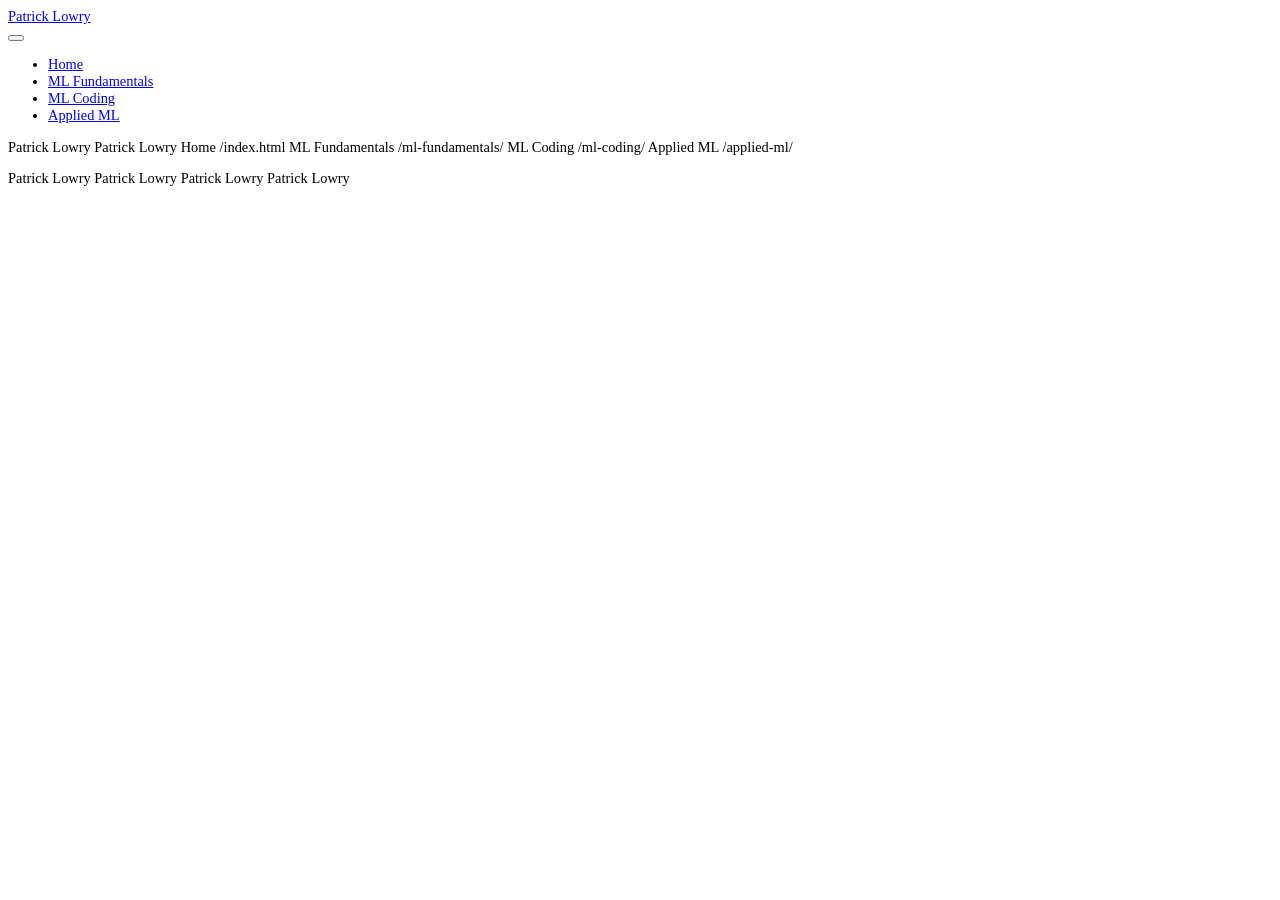
<file: about.html>
<!DOCTYPE html>
<html xmlns="http://www.w3.org/1999/xhtml" lang="en" xml:lang="en">

<head>

<meta charset="utf-8" />
<meta name="generator" content="quarto-1.8.27" />

<meta name="viewport" content="width=device-width, initial-scale=1.0, user-scalable=yes" />


<title>about – Patrick Lowry</title>
<style>
code{white-space: pre-wrap;}
span.smallcaps{font-variant: small-caps;}
div.columns{display: flex; gap: min(4vw, 1.5em);}
div.column{flex: auto; overflow-x: auto;}
div.hanging-indent{margin-left: 1.5em; text-indent: -1.5em;}
ul.task-list{list-style: none;}
ul.task-list li input[type="checkbox"] {
  width: 0.8em;
  margin: 0 0.8em 0.2em -1em; /* quarto-specific, see https://github.com/quarto-dev/quarto-cli/issues/4556 */ 
  vertical-align: middle;
}
</style>

<!-- htmldependencies:E3FAD763 -->
<script id="quarto-search-options" type="application/json">{
  "location": "navbar",
  "copy-button": false,
  "collapse-after": 3,
  "panel-placement": "end",
  "type": "overlay",
  "limit": 50,
  "keyboard-shortcut": [
    "f",
    "/",
    "s"
  ],
  "show-item-context": false,
  "language": {
    "search-no-results-text": "No results",
    "search-matching-documents-text": "matching documents",
    "search-copy-link-title": "Copy link to search",
    "search-hide-matches-text": "Hide additional matches",
    "search-more-match-text": "more match in this document",
    "search-more-matches-text": "more matches in this document",
    "search-clear-button-title": "Clear",
    "search-text-placeholder": "",
    "search-detached-cancel-button-title": "Cancel",
    "search-submit-button-title": "Submit",
    "search-label": "Search"
  }
}</script>


<link rel="stylesheet" href="assets/css/custom-dark.css" />
</head>

<body>

<div id="quarto-search-results"></div>
  <header id="quarto-header" class="headroom fixed-top">
    <nav class="navbar navbar-expand-lg " data-bs-theme="dark">
      <div class="navbar-container container-fluid">
      <div class="navbar-brand-container mx-auto">
    <a class="navbar-brand" href="/index.html">
    <span class="navbar-title">Patrick Lowry</span>
    </a>
  </div>
            <div id="quarto-search" class="" title="Search"></div>
          <button class="navbar-toggler" type="button" data-bs-toggle="collapse" data-bs-target="#navbarCollapse"
  aria-controls="navbarCollapse" role="menu" aria-expanded="false" aria-label="Toggle navigation"
  onclick="if (window.quartoToggleHeadroom) { window.quartoToggleHeadroom(); }">
  <span class="navbar-toggler-icon"></span>
</button>
          <div class="collapse navbar-collapse" id="navbarCollapse">
            <ul class="navbar-nav navbar-nav-scroll me-auto">
  <li class="nav-item">
    <a class="nav-link" href="/index.html"> 
<span class="menu-text">Home</span></a>
  </li>  
  <li class="nav-item">
    <a class="nav-link" href="/ml-fundamentals/"> 
<span class="menu-text">ML Fundamentals</span></a>
  </li>  
  <li class="nav-item">
    <a class="nav-link" href="/ml-coding/"> 
<span class="menu-text">ML Coding</span></a>
  </li>  
  <li class="nav-item">
    <a class="nav-link" href="/applied-ml/"> 
<span class="menu-text">Applied ML</span></a>
  </li>  
</ul>
          </div> <!-- /navcollapse -->
            <div class="quarto-navbar-tools">
</div>
      </div> <!-- /container-fluid -->
    </nav>
</header>
<!-- content -->
<div id="quarto-content" class="quarto-container page-columns page-rows-contents page-layout-article page-navbar">
<!-- sidebar -->
<!-- margin-sidebar -->
    <div id="quarto-margin-sidebar" class="sidebar margin-sidebar">
        <div id="quarto-toc-target"></div>
    </div>
<!-- main -->
<main class="content" id="quarto-document-content">




<div id="quarto-navigation-envelope" class="hidden">
<p><span class="hidden quarto-markdown-envelope-contents" data-render-id="cXVhcnRvLWludC1zaWRlYmFyLXRpdGxl">Patrick Lowry</span> <span class="hidden quarto-markdown-envelope-contents" data-render-id="cXVhcnRvLWludC1uYXZiYXItdGl0bGU=">Patrick Lowry</span> <span class="hidden quarto-markdown-envelope-contents" data-render-id="cXVhcnRvLWludC1uYXZiYXI6SG9tZQ==">Home</span> <span class="hidden quarto-markdown-envelope-contents" data-render-id="cXVhcnRvLWludC1uYXZiYXI6L2luZGV4Lmh0bWw=">/index.html</span> <span class="hidden quarto-markdown-envelope-contents" data-render-id="cXVhcnRvLWludC1uYXZiYXI6TUwgRnVuZGFtZW50YWxz">ML Fundamentals</span> <span class="hidden quarto-markdown-envelope-contents" data-render-id="cXVhcnRvLWludC1uYXZiYXI6L21sLWZ1bmRhbWVudGFscy8=">/ml-fundamentals/</span> <span class="hidden quarto-markdown-envelope-contents" data-render-id="cXVhcnRvLWludC1uYXZiYXI6TUwgQ29kaW5n">ML Coding</span> <span class="hidden quarto-markdown-envelope-contents" data-render-id="cXVhcnRvLWludC1uYXZiYXI6L21sLWNvZGluZy8=">/ml-coding/</span> <span class="hidden quarto-markdown-envelope-contents" data-render-id="cXVhcnRvLWludC1uYXZiYXI6QXBwbGllZCBNTA==">Applied ML</span> <span class="hidden quarto-markdown-envelope-contents" data-render-id="cXVhcnRvLWludC1uYXZiYXI6L2FwcGxpZWQtbWwv">/applied-ml/</span></p>
</div>
<div id="quarto-meta-markdown" class="hidden">
<p><span class="hidden quarto-markdown-envelope-contents" data-render-id="cXVhcnRvLW1ldGF0aXRsZQ==">Patrick Lowry</span> <span class="hidden quarto-markdown-envelope-contents" data-render-id="cXVhcnRvLXR3aXR0ZXJjYXJkdGl0bGU=">Patrick Lowry</span> <span class="hidden quarto-markdown-envelope-contents" data-render-id="cXVhcnRvLW9nY2FyZHRpdGxl">Patrick Lowry</span> <span class="hidden quarto-markdown-envelope-contents" data-render-id="cXVhcnRvLW1ldGFzaXRlbmFtZQ==">Patrick Lowry</span> <span class="hidden quarto-markdown-envelope-contents" data-render-id="cXVhcnRvLXR3aXR0ZXJjYXJkZGVzYw=="></span> <span class="hidden quarto-markdown-envelope-contents" data-render-id="cXVhcnRvLW9nY2FyZGRkZXNj"></span></p>
</div>

</main> <!-- /main -->
<script id = "quarto-html-after-body" type="application/javascript">
  window.document.addEventListener("DOMContentLoaded", function (event) {
    const icon = "";
    const anchorJS = new window.AnchorJS();
    anchorJS.options = {
      placement: 'right',
      icon: icon
    };
    anchorJS.add('.anchored');
    const isCodeAnnotation = (el) => {
      for (const clz of el.classList) {
        if (clz.startsWith('code-annotation-')) {                     
          return true;
        }
      }
      return false;
    }
    const onCopySuccess = function(e) {
      // button target
      const button = e.trigger;
      // don't keep focus
      button.blur();
      // flash "checked"
      button.classList.add('code-copy-button-checked');
      var currentTitle = button.getAttribute("title");
      button.setAttribute("title", "Copied!");
      let tooltip;
      if (window.bootstrap) {
        button.setAttribute("data-bs-toggle", "tooltip");
        button.setAttribute("data-bs-placement", "left");
        button.setAttribute("data-bs-title", "Copied!");
        tooltip = new bootstrap.Tooltip(button, 
          { trigger: "manual", 
            customClass: "code-copy-button-tooltip",
            offset: [0, -8]});
        tooltip.show();    
      }
      setTimeout(function() {
        if (tooltip) {
          tooltip.hide();
          button.removeAttribute("data-bs-title");
          button.removeAttribute("data-bs-toggle");
          button.removeAttribute("data-bs-placement");
        }
        button.setAttribute("title", currentTitle);
        button.classList.remove('code-copy-button-checked');
      }, 1000);
      // clear code selection
      e.clearSelection();
    }
    const getTextToCopy = function(trigger) {
      const outerScaffold = trigger.parentElement.cloneNode(true);
      const codeEl = outerScaffold.querySelector('code');
      for (const childEl of codeEl.children) {
        if (isCodeAnnotation(childEl)) {
          childEl.remove();
        }
      }
      return codeEl.innerText;
    }
    const clipboard = new window.ClipboardJS('.code-copy-button:not([data-in-quarto-modal])', {
      text: getTextToCopy
    });
    clipboard.on('success', onCopySuccess);
    if (window.document.getElementById('quarto-embedded-source-code-modal')) {
      const clipboardModal = new window.ClipboardJS('.code-copy-button[data-in-quarto-modal]', {
        text: getTextToCopy,
        container: window.document.getElementById('quarto-embedded-source-code-modal')
      });
      clipboardModal.on('success', onCopySuccess);
    }
      var localhostRegex = new RegExp(/^(?:http|https):\/\/localhost\:?[0-9]*\//);
      var mailtoRegex = new RegExp(/^mailto:/);
        var filterRegex = new RegExp('/' + window.location.host + '/');
      var isInternal = (href) => {
          return filterRegex.test(href) || localhostRegex.test(href) || mailtoRegex.test(href);
      }
      // Inspect non-navigation links and adorn them if external
     var links = window.document.querySelectorAll('a[href]:not(.nav-link):not(.navbar-brand):not(.toc-action):not(.sidebar-link):not(.sidebar-item-toggle):not(.pagination-link):not(.no-external):not([aria-hidden]):not(.dropdown-item):not(.quarto-navigation-tool):not(.about-link)');
      for (var i=0; i<links.length; i++) {
        const link = links[i];
        if (!isInternal(link.href)) {
          // undo the damage that might have been done by quarto-nav.js in the case of
          // links that we want to consider external
          if (link.dataset.originalHref !== undefined) {
            link.href = link.dataset.originalHref;
          }
        }
      }
    function tippyHover(el, contentFn, onTriggerFn, onUntriggerFn) {
      const config = {
        allowHTML: true,
        maxWidth: 500,
        delay: 100,
        arrow: false,
        appendTo: function(el) {
            return el.parentElement;
        },
        interactive: true,
        interactiveBorder: 10,
        theme: 'quarto',
        placement: 'bottom-start',
      };
      if (contentFn) {
        config.content = contentFn;
      }
      if (onTriggerFn) {
        config.onTrigger = onTriggerFn;
      }
      if (onUntriggerFn) {
        config.onUntrigger = onUntriggerFn;
      }
      window.tippy(el, config); 
    }
    const noterefs = window.document.querySelectorAll('a[role="doc-noteref"]');
    for (var i=0; i<noterefs.length; i++) {
      const ref = noterefs[i];
      tippyHover(ref, function() {
        // use id or data attribute instead here
        let href = ref.getAttribute('data-footnote-href') || ref.getAttribute('href');
        try { href = new URL(href).hash; } catch {}
        const id = href.replace(/^#\/?/, "");
        const note = window.document.getElementById(id);
        if (note) {
          return note.innerHTML;
        } else {
          return "";
        }
      });
    }
    const xrefs = window.document.querySelectorAll('a.quarto-xref');
    const processXRef = (id, note) => {
      // Strip column container classes
      const stripColumnClz = (el) => {
        el.classList.remove("page-full", "page-columns");
        if (el.children) {
          for (const child of el.children) {
            stripColumnClz(child);
          }
        }
      }
      stripColumnClz(note)
      if (id === null || id.startsWith('sec-')) {
        // Special case sections, only their first couple elements
        const container = document.createElement("div");
        if (note.children && note.children.length > 2) {
          container.appendChild(note.children[0].cloneNode(true));
          for (let i = 1; i < note.children.length; i++) {
            const child = note.children[i];
            if (child.tagName === "P" && child.innerText === "") {
              continue;
            } else {
              container.appendChild(child.cloneNode(true));
              break;
            }
          }
          if (window.Quarto?.typesetMath) {
            window.Quarto.typesetMath(container);
          }
          return container.innerHTML
        } else {
          if (window.Quarto?.typesetMath) {
            window.Quarto.typesetMath(note);
          }
          return note.innerHTML;
        }
      } else {
        // Remove any anchor links if they are present
        const anchorLink = note.querySelector('a.anchorjs-link');
        if (anchorLink) {
          anchorLink.remove();
        }
        if (window.Quarto?.typesetMath) {
          window.Quarto.typesetMath(note);
        }
        if (note.classList.contains("callout")) {
          return note.outerHTML;
        } else {
          return note.innerHTML;
        }
      }
    }
    for (var i=0; i<xrefs.length; i++) {
      const xref = xrefs[i];
      tippyHover(xref, undefined, function(instance) {
        instance.disable();
        let url = xref.getAttribute('href');
        let hash = undefined; 
        if (url.startsWith('#')) {
          hash = url;
        } else {
          try { hash = new URL(url).hash; } catch {}
        }
        if (hash) {
          const id = hash.replace(/^#\/?/, "");
          const note = window.document.getElementById(id);
          if (note !== null) {
            try {
              const html = processXRef(id, note.cloneNode(true));
              instance.setContent(html);
            } finally {
              instance.enable();
              instance.show();
            }
          } else {
            // See if we can fetch this
            fetch(url.split('#')[0])
            .then(res => res.text())
            .then(html => {
              const parser = new DOMParser();
              const htmlDoc = parser.parseFromString(html, "text/html");
              const note = htmlDoc.getElementById(id);
              if (note !== null) {
                const html = processXRef(id, note);
                instance.setContent(html);
              } 
            }).finally(() => {
              instance.enable();
              instance.show();
            });
          }
        } else {
          // See if we can fetch a full url (with no hash to target)
          // This is a special case and we should probably do some content thinning / targeting
          fetch(url)
          .then(res => res.text())
          .then(html => {
            const parser = new DOMParser();
            const htmlDoc = parser.parseFromString(html, "text/html");
            const note = htmlDoc.querySelector('main.content');
            if (note !== null) {
              // This should only happen for chapter cross references
              // (since there is no id in the URL)
              // remove the first header
              if (note.children.length > 0 && note.children[0].tagName === "HEADER") {
                note.children[0].remove();
              }
              const html = processXRef(null, note);
              instance.setContent(html);
            } 
          }).finally(() => {
            instance.enable();
            instance.show();
          });
        }
      }, function(instance) {
      });
    }
        let selectedAnnoteEl;
        const selectorForAnnotation = ( cell, annotation) => {
          let cellAttr = 'data-code-cell="' + cell + '"';
          let lineAttr = 'data-code-annotation="' +  annotation + '"';
          const selector = 'span[' + cellAttr + '][' + lineAttr + ']';
          return selector;
        }
        const selectCodeLines = (annoteEl) => {
          const doc = window.document;
          const targetCell = annoteEl.getAttribute("data-target-cell");
          const targetAnnotation = annoteEl.getAttribute("data-target-annotation");
          const annoteSpan = window.document.querySelector(selectorForAnnotation(targetCell, targetAnnotation));
          const lines = annoteSpan.getAttribute("data-code-lines").split(",");
          const lineIds = lines.map((line) => {
            return targetCell + "-" + line;
          })
          let top = null;
          let height = null;
          let parent = null;
          if (lineIds.length > 0) {
              //compute the position of the single el (top and bottom and make a div)
              const el = window.document.getElementById(lineIds[0]);
              top = el.offsetTop;
              height = el.offsetHeight;
              parent = el.parentElement.parentElement;
            if (lineIds.length > 1) {
              const lastEl = window.document.getElementById(lineIds[lineIds.length - 1]);
              const bottom = lastEl.offsetTop + lastEl.offsetHeight;
              height = bottom - top;
            }
            if (top !== null && height !== null && parent !== null) {
              // cook up a div (if necessary) and position it 
              let div = window.document.getElementById("code-annotation-line-highlight");
              if (div === null) {
                div = window.document.createElement("div");
                div.setAttribute("id", "code-annotation-line-highlight");
                div.style.position = 'absolute';
                parent.appendChild(div);
              }
              div.style.top = top - 2 + "px";
              div.style.height = height + 4 + "px";
              div.style.left = 0;
              let gutterDiv = window.document.getElementById("code-annotation-line-highlight-gutter");
              if (gutterDiv === null) {
                gutterDiv = window.document.createElement("div");
                gutterDiv.setAttribute("id", "code-annotation-line-highlight-gutter");
                gutterDiv.style.position = 'absolute';
                const codeCell = window.document.getElementById(targetCell);
                const gutter = codeCell.querySelector('.code-annotation-gutter');
                gutter.appendChild(gutterDiv);
              }
              gutterDiv.style.top = top - 2 + "px";
              gutterDiv.style.height = height + 4 + "px";
            }
            selectedAnnoteEl = annoteEl;
          }
        };
        const unselectCodeLines = () => {
          const elementsIds = ["code-annotation-line-highlight", "code-annotation-line-highlight-gutter"];
          elementsIds.forEach((elId) => {
            const div = window.document.getElementById(elId);
            if (div) {
              div.remove();
            }
          });
          selectedAnnoteEl = undefined;
        };
          // Handle positioning of the toggle
      window.addEventListener(
        "resize",
        throttle(() => {
          elRect = undefined;
          if (selectedAnnoteEl) {
            selectCodeLines(selectedAnnoteEl);
          }
        }, 10)
      );
      function throttle(fn, ms) {
      let throttle = false;
      let timer;
        return (...args) => {
          if(!throttle) { // first call gets through
              fn.apply(this, args);
              throttle = true;
          } else { // all the others get throttled
              if(timer) clearTimeout(timer); // cancel #2
              timer = setTimeout(() => {
                fn.apply(this, args);
                timer = throttle = false;
              }, ms);
          }
        };
      }
        // Attach click handler to the DT
        const annoteDls = window.document.querySelectorAll('dt[data-target-cell]');
        for (const annoteDlNode of annoteDls) {
          annoteDlNode.addEventListener('click', (event) => {
            const clickedEl = event.target;
            if (clickedEl !== selectedAnnoteEl) {
              unselectCodeLines();
              const activeEl = window.document.querySelector('dt[data-target-cell].code-annotation-active');
              if (activeEl) {
                activeEl.classList.remove('code-annotation-active');
              }
              selectCodeLines(clickedEl);
              clickedEl.classList.add('code-annotation-active');
            } else {
              // Unselect the line
              unselectCodeLines();
              clickedEl.classList.remove('code-annotation-active');
            }
          });
        }
    const findCites = (el) => {
      const parentEl = el.parentElement;
      if (parentEl) {
        const cites = parentEl.dataset.cites;
        if (cites) {
          return {
            el,
            cites: cites.split(' ')
          };
        } else {
          return findCites(el.parentElement)
        }
      } else {
        return undefined;
      }
    };
    var bibliorefs = window.document.querySelectorAll('a[role="doc-biblioref"]');
    for (var i=0; i<bibliorefs.length; i++) {
      const ref = bibliorefs[i];
      const citeInfo = findCites(ref);
      if (citeInfo) {
        tippyHover(citeInfo.el, function() {
          var popup = window.document.createElement('div');
          citeInfo.cites.forEach(function(cite) {
            var citeDiv = window.document.createElement('div');
            citeDiv.classList.add('hanging-indent');
            citeDiv.classList.add('csl-entry');
            var biblioDiv = window.document.getElementById('ref-' + cite);
            if (biblioDiv) {
              citeDiv.innerHTML = biblioDiv.innerHTML;
            }
            popup.appendChild(citeDiv);
          });
          return popup.innerHTML;
        });
      }
    }
  });
  </script>
</div> <!-- /content -->

</body>

</html>
</file>
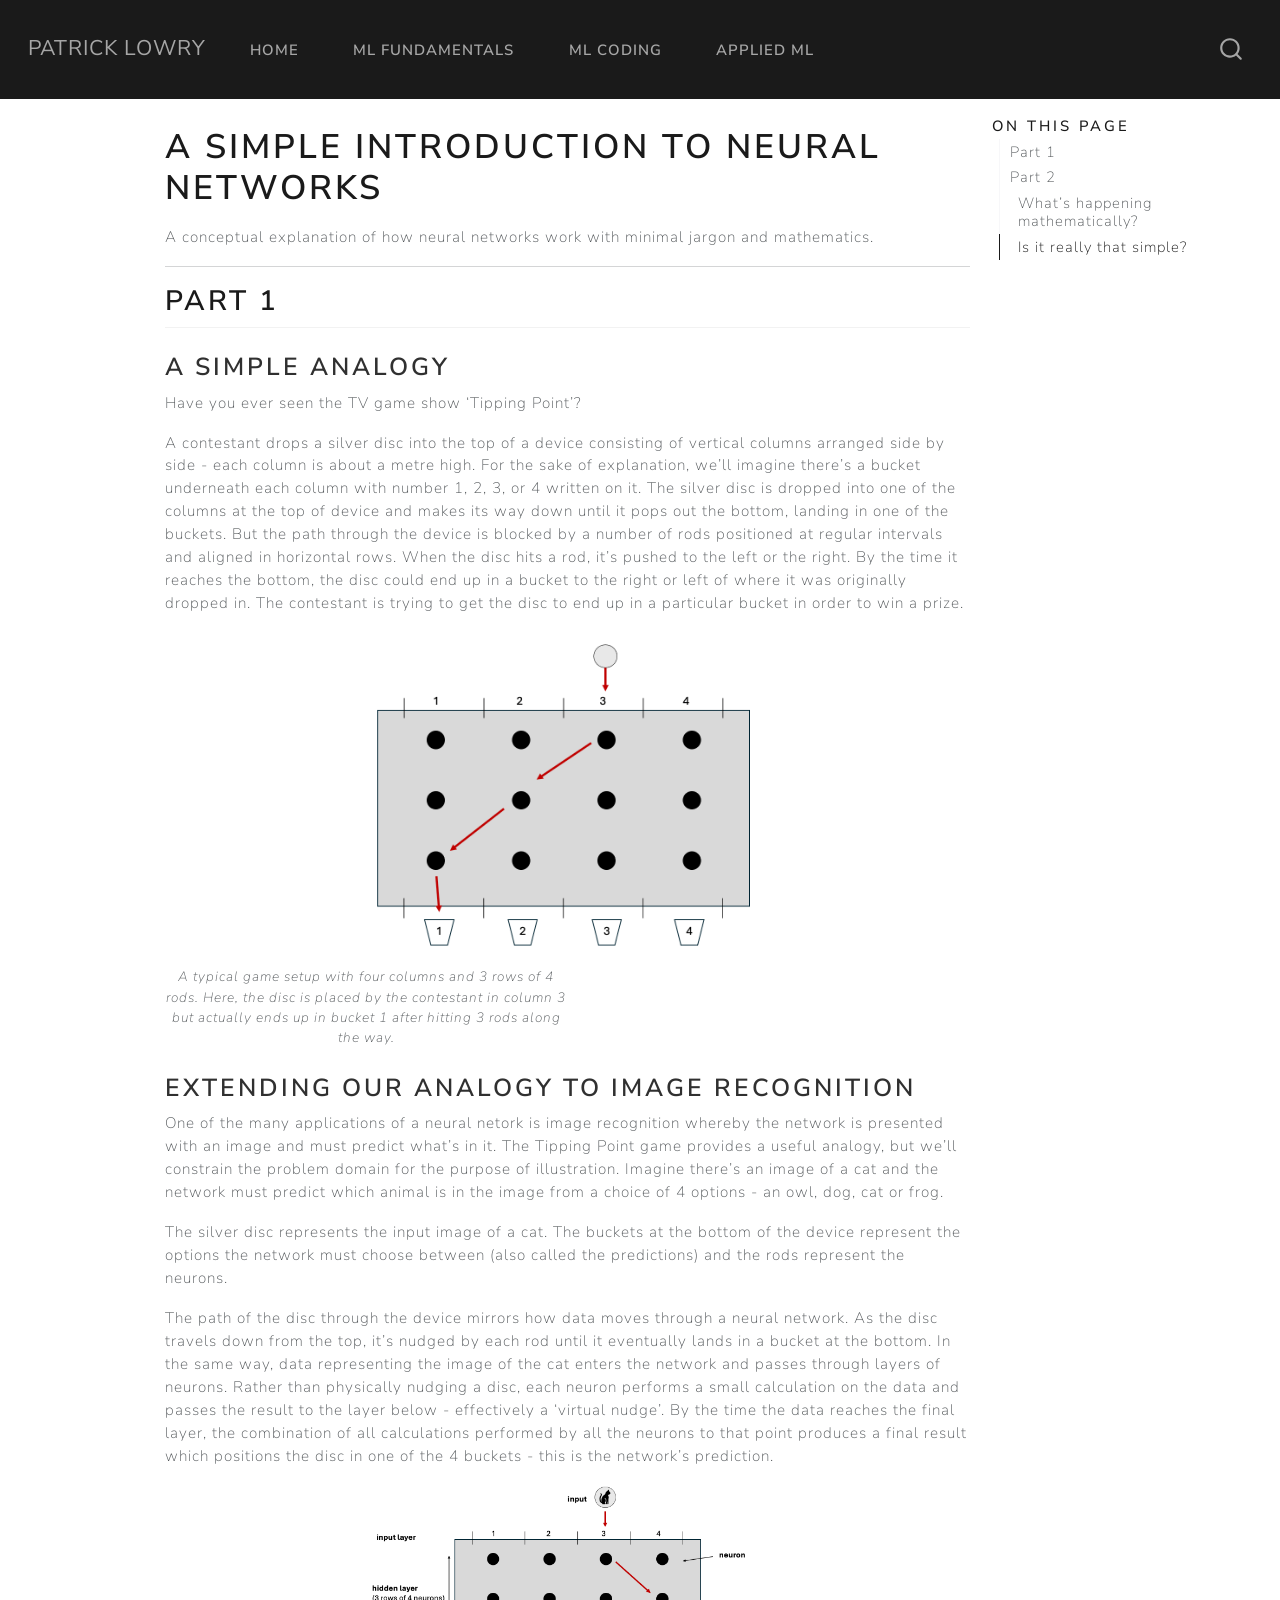
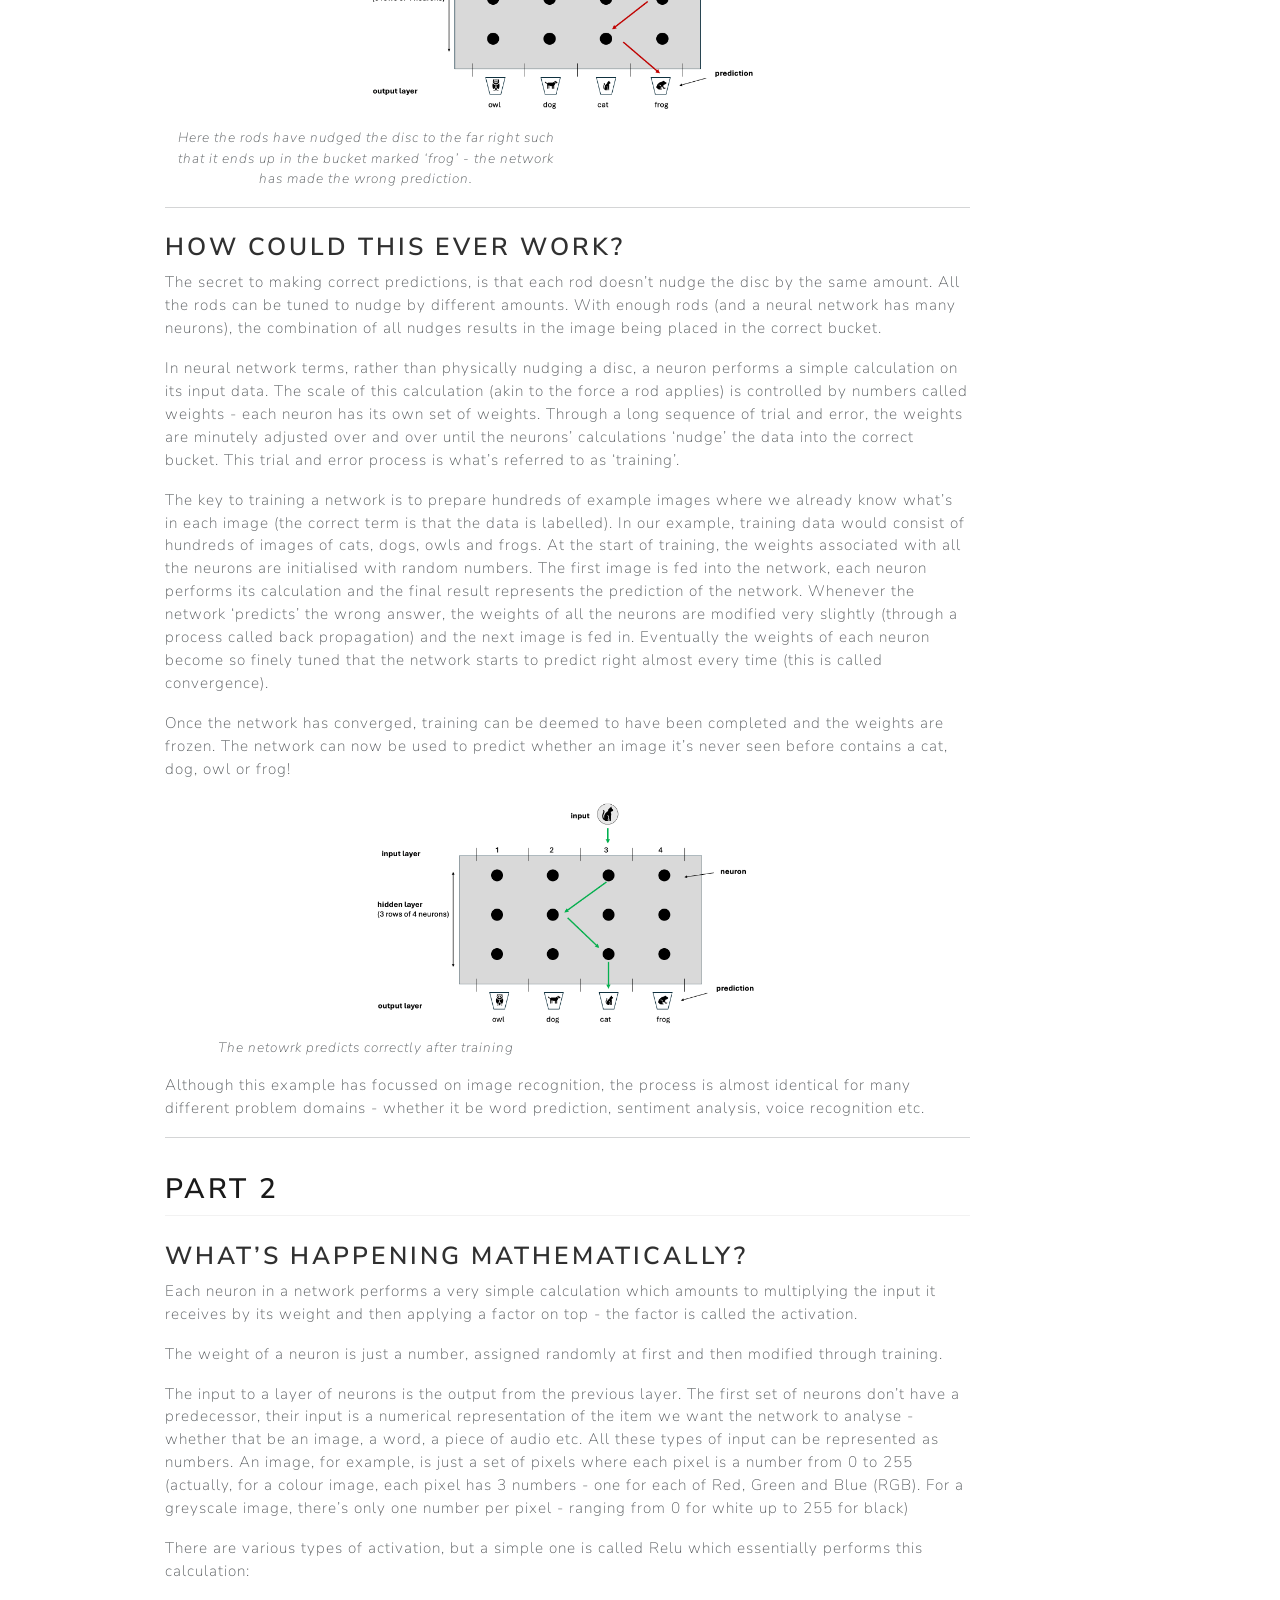
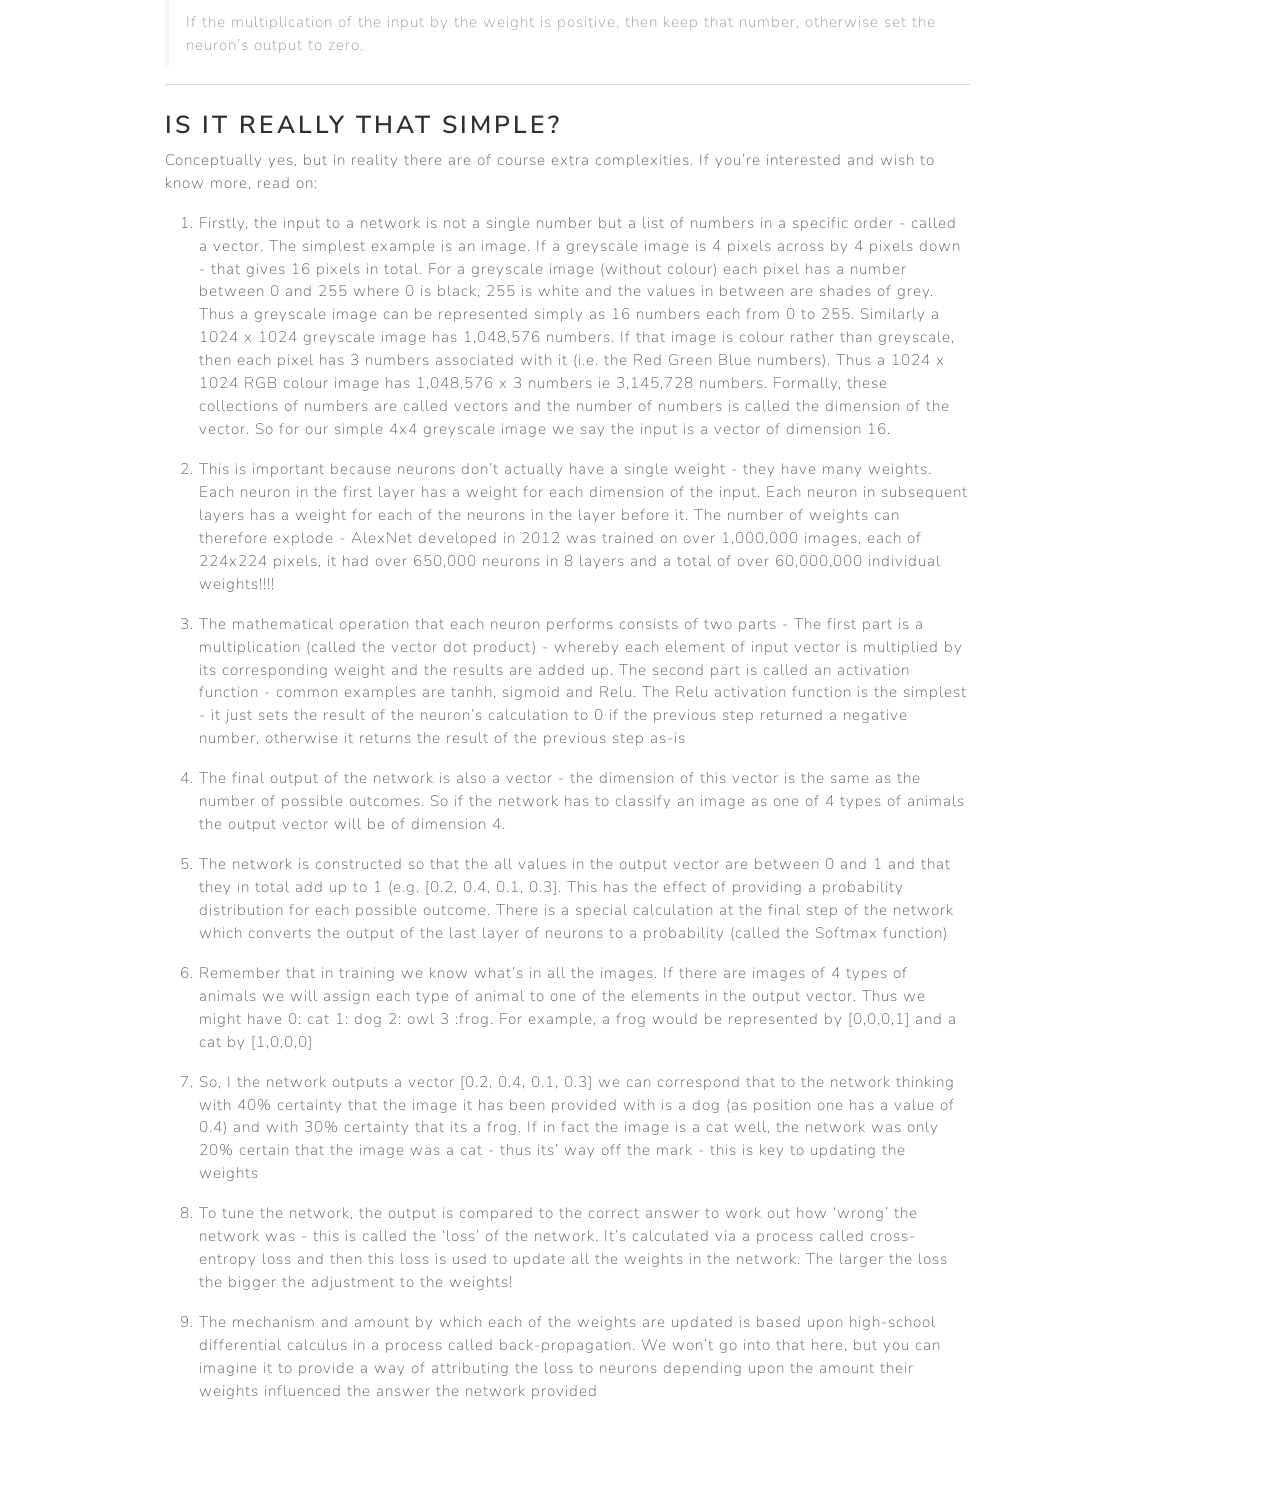
<file: ml-fundamentals/chapters/neural_networks.html>
<!DOCTYPE html>
<html xmlns="http://www.w3.org/1999/xhtml" lang="en" xml:lang="en"><head>

<meta charset="utf-8">
<meta name="generator" content="quarto-1.8.27">

<meta name="viewport" content="width=device-width, initial-scale=1.0, user-scalable=yes">


<title>A simple introduction to Neural Networks – Patrick Lowry</title>
<style>
code{white-space: pre-wrap;}
span.smallcaps{font-variant: small-caps;}
div.columns{display: flex; gap: min(4vw, 1.5em);}
div.column{flex: auto; overflow-x: auto;}
div.hanging-indent{margin-left: 1.5em; text-indent: -1.5em;}
ul.task-list{list-style: none;}
ul.task-list li input[type="checkbox"] {
  width: 0.8em;
  margin: 0 0.8em 0.2em -1em; /* quarto-specific, see https://github.com/quarto-dev/quarto-cli/issues/4556 */ 
  vertical-align: middle;
}
</style>


<script src="../../site_libs/quarto-nav/quarto-nav.js"></script>
<script src="../../site_libs/quarto-nav/headroom.min.js"></script>
<script src="../../site_libs/clipboard/clipboard.min.js"></script>
<script src="../../site_libs/quarto-search/autocomplete.umd.js"></script>
<script src="../../site_libs/quarto-search/fuse.min.js"></script>
<script src="../../site_libs/quarto-search/quarto-search.js"></script>
<meta name="quarto:offset" content="../../">
<script src="../../site_libs/quarto-html/quarto.js" type="module"></script>
<script src="../../site_libs/quarto-html/tabsets/tabsets.js" type="module"></script>
<script src="../../site_libs/quarto-html/axe/axe-check.js" type="module"></script>
<script src="../../site_libs/quarto-html/popper.min.js"></script>
<script src="../../site_libs/quarto-html/tippy.umd.min.js"></script>
<script src="../../site_libs/quarto-html/anchor.min.js"></script>
<link href="../../site_libs/quarto-html/tippy.css" rel="stylesheet">
<link href="../../site_libs/quarto-html/quarto-syntax-highlighting-ed96de9b727972fe78a7b5d16c58bf87.css" rel="stylesheet" id="quarto-text-highlighting-styles">
<script src="../../site_libs/bootstrap/bootstrap.min.js"></script>
<link href="../../site_libs/bootstrap/bootstrap-icons.css" rel="stylesheet">
<link href="../../site_libs/bootstrap/bootstrap-26827f95213357c060b998e0666f8ebe.min.css" rel="stylesheet" append-hash="true" id="quarto-bootstrap" data-mode="light">
<script id="quarto-search-options" type="application/json">{
  "location": "navbar",
  "copy-button": false,
  "collapse-after": 3,
  "panel-placement": "end",
  "type": "overlay",
  "limit": 50,
  "keyboard-shortcut": [
    "f",
    "/",
    "s"
  ],
  "show-item-context": false,
  "language": {
    "search-no-results-text": "No results",
    "search-matching-documents-text": "matching documents",
    "search-copy-link-title": "Copy link to search",
    "search-hide-matches-text": "Hide additional matches",
    "search-more-match-text": "more match in this document",
    "search-more-matches-text": "more matches in this document",
    "search-clear-button-title": "Clear",
    "search-text-placeholder": "",
    "search-detached-cancel-button-title": "Cancel",
    "search-submit-button-title": "Submit",
    "search-label": "Search"
  }
}</script>


<link rel="stylesheet" href="../../assets/css/custom-dark.css">
</head>

<body class="nav-fixed quarto-light">

<div id="quarto-search-results"></div>
  <header id="quarto-header" class="headroom fixed-top">
    <nav class="navbar navbar-expand-lg " data-bs-theme="dark">
      <div class="navbar-container container-fluid">
      <div class="navbar-brand-container mx-auto">
    <a class="navbar-brand" href="../../index.html">
    <span class="navbar-title">Patrick Lowry</span>
    </a>
  </div>
            <div id="quarto-search" class="" title="Search"></div>
          <button class="navbar-toggler" type="button" data-bs-toggle="collapse" data-bs-target="#navbarCollapse" aria-controls="navbarCollapse" role="menu" aria-expanded="false" aria-label="Toggle navigation" onclick="if (window.quartoToggleHeadroom) { window.quartoToggleHeadroom(); }">
  <span class="navbar-toggler-icon"></span>
</button>
          <div class="collapse navbar-collapse" id="navbarCollapse">
            <ul class="navbar-nav navbar-nav-scroll me-auto">
  <li class="nav-item">
    <a class="nav-link" href="../../index.html"> 
<span class="menu-text">Home</span></a>
  </li>  
  <li class="nav-item">
    <a class="nav-link" href="../../ml-fundamentals/"> 
<span class="menu-text">ML Fundamentals</span></a>
  </li>  
  <li class="nav-item">
    <a class="nav-link" href="../../ml-coding/"> 
<span class="menu-text">ML Coding</span></a>
  </li>  
  <li class="nav-item">
    <a class="nav-link" href="../../applied-ml/"> 
<span class="menu-text">Applied ML</span></a>
  </li>  
</ul>
          </div> <!-- /navcollapse -->
            <div class="quarto-navbar-tools">
</div>
      </div> <!-- /container-fluid -->
    </nav>
</header>
<!-- content -->
<div id="quarto-content" class="quarto-container page-columns page-rows-contents page-layout-article page-navbar">
<!-- sidebar -->
<!-- margin-sidebar -->
    <div id="quarto-margin-sidebar" class="sidebar margin-sidebar">
        <nav id="TOC" role="doc-toc" class="toc-active">
    <h2 id="toc-title">On this page</h2>
   
  <ul>
  <li><a href="#part-1" id="toc-part-1" class="nav-link active" data-scroll-target="#part-1">Part 1</a>
  <ul class="collapse">
  <li><a href="#a-simple-analogy" id="toc-a-simple-analogy" class="nav-link" data-scroll-target="#a-simple-analogy">A Simple Analogy</a></li>
  <li><a href="#extending-our-analogy-to-image-recognition" id="toc-extending-our-analogy-to-image-recognition" class="nav-link" data-scroll-target="#extending-our-analogy-to-image-recognition">Extending our Analogy to Image Recognition</a></li>
  <li><a href="#how-could-this-ever-work" id="toc-how-could-this-ever-work" class="nav-link" data-scroll-target="#how-could-this-ever-work">How could this ever work?</a></li>
  </ul></li>
  <li><a href="#part-2" id="toc-part-2" class="nav-link" data-scroll-target="#part-2">Part 2</a>
  <ul class="collapse">
  <li><a href="#whats-happening-mathematically" id="toc-whats-happening-mathematically" class="nav-link" data-scroll-target="#whats-happening-mathematically">What’s happening mathematically?</a></li>
  <li><a href="#is-it-really-that-simple" id="toc-is-it-really-that-simple" class="nav-link" data-scroll-target="#is-it-really-that-simple">Is it really that simple?</a></li>
  </ul></li>
  </ul>
</nav>
    </div>
<!-- main -->
<main class="content" id="quarto-document-content">

<header id="title-block-header" class="quarto-title-block default">
<div class="quarto-title">
<h1 class="title">A simple introduction to Neural Networks</h1>
</div>



<div class="quarto-title-meta">

    
  
    
  </div>
  


</header>


<p>A conceptual explanation of how neural networks work with minimal jargon and mathematics.</p>
<hr>
<section id="part-1" class="level2">
<h2 class="anchored" data-anchor-id="part-1">Part 1</h2>
<!--
### What is a Neural Network?

You can think of a neural network as a web of millions of tiny calculators linked together in rows. They perform their calculations on some input (e.g an image) to aim to produce a result. Each tiny calculator in the web is a neuron, all a neuron does is receives input data, performs a very simple calculation and sends the result to the next set of neurons. This process repeats until a final answer is provided. That is literally it.

The power of a neural network comes from the combined calculations of millions of neurons acting together. They are arranged in layers with the outputs of all neurons in one layer providing the inputs to all the neurons in the next layer and so on. Each layer could have thousands of neurons and there can be thousands of layers. For example, one of the earliest neural networks used in image recognition had over 650,000 neurons.

---

-->
<section id="a-simple-analogy" class="level3">
<h3 class="anchored" data-anchor-id="a-simple-analogy">A Simple Analogy</h3>
<p>Have you ever seen the TV game show ‘Tipping Point’?</p>
<p>A contestant drops a silver disc into the top of a device consisting of vertical columns arranged side by side - each column is about a metre high. For the sake of explanation, we’ll imagine there’s a bucket underneath each column with number 1, 2, 3, or 4 written on it. The silver disc is dropped into one of the columns at the top of device and makes its way down until it pops out the bottom, landing in one of the buckets. But the path through the device is blocked by a number of rods positioned at regular intervals and aligned in horizontal rows. When the disc hits a rod, it’s pushed to the left or the right. By the time it reaches the bottom, the disc could end up in a bucket to the right or left of where it was originally dropped in. The contestant is trying to get the disc to end up in a particular bucket in order to win a prize.</p>
<div class="quarto-figure quarto-figure-center">
<figure class="figure">
<p><img src="tipping_point_1.png" class="img-fluid figure-img" style="width:50.0%"></p>
<figcaption>A typical game setup with four columns and 3 rows of 4 rods. Here, the disc is placed by the contestant in column 3 but actually ends up in bucket 1 after hitting 3 rods along the way.</figcaption>
</figure>
</div>
</section>
<section id="extending-our-analogy-to-image-recognition" class="level3">
<h3 class="anchored" data-anchor-id="extending-our-analogy-to-image-recognition">Extending our Analogy to Image Recognition</h3>
<p>One of the many applications of a neural netork is image recognition whereby the network is presented with an image and must predict what’s in it. The Tipping Point game provides a useful analogy, but we’ll constrain the problem domain for the purpose of illustration. Imagine there’s an image of a cat and the network must predict which animal is in the image from a choice of 4 options - an owl, dog, cat or frog.</p>
<p>The silver disc represents the input image of a cat. The buckets at the bottom of the device represent the options the network must choose between (also called the predictions) and the rods represent the neurons.</p>
<p>The path of the disc through the device mirrors how data moves through a neural network. As the disc travels down from the top, it’s nudged by each rod until it eventually lands in a bucket at the bottom. In the same way, data representing the image of the cat enters the network and passes through layers of neurons. Rather than physically nudging a disc, each neuron performs a small calculation on the data and passes the result to the layer below - effectively a ‘virtual nudge’. By the time the data reaches the final layer, the combination of all calculations performed by all the neurons to that point produces a final result which positions the disc in one of the 4 buckets - this is the network’s prediction.</p>
<div class="quarto-figure quarto-figure-center">
<figure class="figure">
<p><img src="tipping_point_3.png" class="img-fluid figure-img" style="width:50.0%"></p>
<figcaption>Here the rods have nudged the disc to the far right such that it ends up in the bucket marked ‘frog’ - the network has made the wrong prediction.</figcaption>
</figure>
</div>
<hr>
</section>
<section id="how-could-this-ever-work" class="level3">
<h3 class="anchored" data-anchor-id="how-could-this-ever-work">How could this ever work?</h3>
<p>The secret to making correct predictions, is that each rod doesn’t nudge the disc by the same amount. All the rods can be tuned to nudge by different amounts. With enough rods (and a neural network has many neurons), the combination of all nudges results in the image being placed in the correct bucket.</p>
<p>In neural network terms, rather than physically nudging a disc, a neuron performs a simple calculation on its input data. The scale of this calculation (akin to the force a rod applies) is controlled by numbers called weights - each neuron has its own set of weights. Through a long sequence of trial and error, the weights are minutely adjusted over and over until the neurons’ calculations ‘nudge’ the data into the correct bucket. This trial and error process is what’s referred to as ‘training’.</p>
<p>The key to training a network is to prepare hundreds of example images where we already know what’s in each image (the correct term is that the data is labelled). In our example, training data would consist of hundreds of images of cats, dogs, owls and frogs. At the start of training, the weights associated with all the neurons are initialised with random numbers. The first image is fed into the network, each neuron performs its calculation and the final result represents the prediction of the network. Whenever the network ‘predicts’ the wrong answer, the weights of all the neurons are modified very slightly (through a process called back propagation) and the next image is fed in. Eventually the weights of each neuron become so finely tuned that the network starts to predict right almost every time (this is called convergence).</p>
<p>Once the network has converged, training can be deemed to have been completed and the weights are frozen. The network can now be used to predict whether an image it’s never seen before contains a cat, dog, owl or frog!</p>
<div class="quarto-figure quarto-figure-center">
<figure class="figure">
<p><img src="tipping_point_4.png" class="img-fluid figure-img" style="width:50.0%"></p>
<figcaption>The netowrk predicts correctly after training</figcaption>
</figure>
</div>
<p>Although this example has focussed on image recognition, the process is almost identical for many different problem domains - whether it be word prediction, sentiment analysis, voice recognition etc.</p>
<hr>
</section>
</section>
<section id="part-2" class="level2">
<h2 class="anchored" data-anchor-id="part-2">Part 2</h2>
<section id="whats-happening-mathematically" class="level3">
<h3 class="anchored" data-anchor-id="whats-happening-mathematically">What’s happening mathematically?</h3>
<p>Each neuron in a network performs a very simple calculation which amounts to multiplying the input it receives by its weight and then applying a factor on top - the factor is called the activation.</p>
<p>The weight of a neuron is just a number, assigned randomly at first and then modified through training.</p>
<p>The input to a layer of neurons is the output from the previous layer. The first set of neurons don’t have a predecessor, their input is a numerical representation of the item we want the network to analyse - whether that be an image, a word, a piece of audio etc. All these types of input can be represented as numbers. An image, for example, is just a set of pixels where each pixel is a number from 0 to 255 (actually, for a colour image, each pixel has 3 numbers - one for each of Red, Green and Blue (RGB). For a greyscale image, there’s only one number per pixel - ranging from 0 for white up to 255 for black)</p>
<p>There are various types of activation, but a simple one is called Relu which essentially performs this calculation:</p>
<blockquote class="blockquote">
<p>If the multiplication of the input by the weight is positive, then keep that number, otherwise set the neuron’s output to zero.</p>
</blockquote>
<hr>
</section>
<section id="is-it-really-that-simple" class="level3">
<h3 class="anchored" data-anchor-id="is-it-really-that-simple">Is it really that simple?</h3>
<p>Conceptually yes, but in reality there are of course extra complexities. If you’re interested and wish to know more, read on:</p>
<ol type="1">
<li><p>Firstly, the input to a network is not a single number but a list of numbers in a specific order - called a vector. The simplest example is an image. If a greyscale image is 4 pixels across by 4 pixels down - that gives 16 pixels in total. For a greyscale image (without colour) each pixel has a number between 0 and 255 where 0 is black, 255 is white and the values in between are shades of grey. Thus a greyscale image can be represented simply as 16 numbers each from 0 to 255. Similarly a 1024 x 1024 greyscale image has 1,048,576 numbers. If that image is colour rather than greyscale, then each pixel has 3 numbers associated with it (i.e.&nbsp;the Red Green Blue numbers). Thus a 1024 x 1024 RGB colour image has 1,048,576 x 3 numbers ie 3,145,728 numbers. Formally, these collections of numbers are called vectors and the number of numbers is called the dimension of the vector. So for our simple 4x4 greyscale image we say the input is a vector of dimension 16.</p></li>
<li><p>This is important because neurons don’t actually have a single weight - they have many weights. Each neuron in the first layer has a weight for each dimension of the input. Each neuron in subsequent layers has a weight for each of the neurons in the layer before it. The number of weights can therefore explode - AlexNet developed in 2012 was trained on over 1,000,000 images, each of 224x224 pixels, it had over 650,000 neurons in 8 layers and a total of over 60,000,000 individual weights!!!!</p></li>
<li><p>The mathematical operation that each neuron performs consists of two parts - The first part is a multiplication (called the vector dot product) - whereby each element of input vector is multiplied by its corresponding weight and the results are added up. The second part is called an activation function - common examples are tanhh, sigmoid and Relu. The Relu activation function is the simplest - it just sets the result of the neuron’s calculation to 0 if the previous step returned a negative number, otherwise it returns the result of the previous step as-is</p></li>
<li><p>The final output of the network is also a vector - the dimension of this vector is the same as the number of possible outcomes. So if the network has to classify an image as one of 4 types of animals the output vector will be of dimension 4.</p></li>
<li><p>The network is constructed so that the all values in the output vector are between 0 and 1 and that they in total add up to 1 (e.g.&nbsp;[0.2, 0.4, 0.1, 0.3]. This has the effect of providing a probability distribution for each possible outcome. There is a special calculation at the final step of the network which converts the output of the last layer of neurons to a probability (called the Softmax function)</p></li>
<li><p>Remember that in training we know what’s in all the images. If there are images of 4 types of animals we will assign each type of animal to one of the elements in the output vector. Thus we might have 0: cat 1: dog 2: owl 3 :frog. For example, a frog would be represented by [0,0,0,1] and a cat by [1,0,0,0]</p></li>
<li><p>So, I the network outputs a vector [0.2, 0.4, 0.1, 0.3] we can correspond that to the network thinking with 40% certainty that the image it has been provided with is a dog (as position one has a value of 0.4) and with 30% certainty that its a frog. If in fact the image is a cat well, the network was only 20% certain that the image was a cat - thus its’ way off the mark - this is key to updating the weights</p></li>
<li><p>To tune the network, the output is compared to the correct answer to work out how ‘wrong’ the network was - this is called the ‘loss’ of the network. It’s calculated via a process called cross-entropy loss and then this loss is used to update all the weights in the network. The larger the loss the bigger the adjustment to the weights!</p></li>
<li><p>The mechanism and amount by which each of the weights are updated is based upon high-school differential calculus in a process called back-propagation. We won’t go into that here, but you can imagine it to provide a way of attributing the loss to neurons depending upon the amount their weights influenced the answer the network provided</p></li>
</ol>


</section>
</section>

</main> <!-- /main -->
<script id="quarto-html-after-body" type="application/javascript">
  window.document.addEventListener("DOMContentLoaded", function (event) {
    const icon = "";
    const anchorJS = new window.AnchorJS();
    anchorJS.options = {
      placement: 'right',
      icon: icon
    };
    anchorJS.add('.anchored');
    const isCodeAnnotation = (el) => {
      for (const clz of el.classList) {
        if (clz.startsWith('code-annotation-')) {                     
          return true;
        }
      }
      return false;
    }
    const onCopySuccess = function(e) {
      // button target
      const button = e.trigger;
      // don't keep focus
      button.blur();
      // flash "checked"
      button.classList.add('code-copy-button-checked');
      var currentTitle = button.getAttribute("title");
      button.setAttribute("title", "Copied!");
      let tooltip;
      if (window.bootstrap) {
        button.setAttribute("data-bs-toggle", "tooltip");
        button.setAttribute("data-bs-placement", "left");
        button.setAttribute("data-bs-title", "Copied!");
        tooltip = new bootstrap.Tooltip(button, 
          { trigger: "manual", 
            customClass: "code-copy-button-tooltip",
            offset: [0, -8]});
        tooltip.show();    
      }
      setTimeout(function() {
        if (tooltip) {
          tooltip.hide();
          button.removeAttribute("data-bs-title");
          button.removeAttribute("data-bs-toggle");
          button.removeAttribute("data-bs-placement");
        }
        button.setAttribute("title", currentTitle);
        button.classList.remove('code-copy-button-checked');
      }, 1000);
      // clear code selection
      e.clearSelection();
    }
    const getTextToCopy = function(trigger) {
      const outerScaffold = trigger.parentElement.cloneNode(true);
      const codeEl = outerScaffold.querySelector('code');
      for (const childEl of codeEl.children) {
        if (isCodeAnnotation(childEl)) {
          childEl.remove();
        }
      }
      return codeEl.innerText;
    }
    const clipboard = new window.ClipboardJS('.code-copy-button:not([data-in-quarto-modal])', {
      text: getTextToCopy
    });
    clipboard.on('success', onCopySuccess);
    if (window.document.getElementById('quarto-embedded-source-code-modal')) {
      const clipboardModal = new window.ClipboardJS('.code-copy-button[data-in-quarto-modal]', {
        text: getTextToCopy,
        container: window.document.getElementById('quarto-embedded-source-code-modal')
      });
      clipboardModal.on('success', onCopySuccess);
    }
      var localhostRegex = new RegExp(/^(?:http|https):\/\/localhost\:?[0-9]*\//);
      var mailtoRegex = new RegExp(/^mailto:/);
        var filterRegex = new RegExp('/' + window.location.host + '/');
      var isInternal = (href) => {
          return filterRegex.test(href) || localhostRegex.test(href) || mailtoRegex.test(href);
      }
      // Inspect non-navigation links and adorn them if external
     var links = window.document.querySelectorAll('a[href]:not(.nav-link):not(.navbar-brand):not(.toc-action):not(.sidebar-link):not(.sidebar-item-toggle):not(.pagination-link):not(.no-external):not([aria-hidden]):not(.dropdown-item):not(.quarto-navigation-tool):not(.about-link)');
      for (var i=0; i<links.length; i++) {
        const link = links[i];
        if (!isInternal(link.href)) {
          // undo the damage that might have been done by quarto-nav.js in the case of
          // links that we want to consider external
          if (link.dataset.originalHref !== undefined) {
            link.href = link.dataset.originalHref;
          }
        }
      }
    function tippyHover(el, contentFn, onTriggerFn, onUntriggerFn) {
      const config = {
        allowHTML: true,
        maxWidth: 500,
        delay: 100,
        arrow: false,
        appendTo: function(el) {
            return el.parentElement;
        },
        interactive: true,
        interactiveBorder: 10,
        theme: 'quarto',
        placement: 'bottom-start',
      };
      if (contentFn) {
        config.content = contentFn;
      }
      if (onTriggerFn) {
        config.onTrigger = onTriggerFn;
      }
      if (onUntriggerFn) {
        config.onUntrigger = onUntriggerFn;
      }
      window.tippy(el, config); 
    }
    const noterefs = window.document.querySelectorAll('a[role="doc-noteref"]');
    for (var i=0; i<noterefs.length; i++) {
      const ref = noterefs[i];
      tippyHover(ref, function() {
        // use id or data attribute instead here
        let href = ref.getAttribute('data-footnote-href') || ref.getAttribute('href');
        try { href = new URL(href).hash; } catch {}
        const id = href.replace(/^#\/?/, "");
        const note = window.document.getElementById(id);
        if (note) {
          return note.innerHTML;
        } else {
          return "";
        }
      });
    }
    const xrefs = window.document.querySelectorAll('a.quarto-xref');
    const processXRef = (id, note) => {
      // Strip column container classes
      const stripColumnClz = (el) => {
        el.classList.remove("page-full", "page-columns");
        if (el.children) {
          for (const child of el.children) {
            stripColumnClz(child);
          }
        }
      }
      stripColumnClz(note)
      if (id === null || id.startsWith('sec-')) {
        // Special case sections, only their first couple elements
        const container = document.createElement("div");
        if (note.children && note.children.length > 2) {
          container.appendChild(note.children[0].cloneNode(true));
          for (let i = 1; i < note.children.length; i++) {
            const child = note.children[i];
            if (child.tagName === "P" && child.innerText === "") {
              continue;
            } else {
              container.appendChild(child.cloneNode(true));
              break;
            }
          }
          if (window.Quarto?.typesetMath) {
            window.Quarto.typesetMath(container);
          }
          return container.innerHTML
        } else {
          if (window.Quarto?.typesetMath) {
            window.Quarto.typesetMath(note);
          }
          return note.innerHTML;
        }
      } else {
        // Remove any anchor links if they are present
        const anchorLink = note.querySelector('a.anchorjs-link');
        if (anchorLink) {
          anchorLink.remove();
        }
        if (window.Quarto?.typesetMath) {
          window.Quarto.typesetMath(note);
        }
        if (note.classList.contains("callout")) {
          return note.outerHTML;
        } else {
          return note.innerHTML;
        }
      }
    }
    for (var i=0; i<xrefs.length; i++) {
      const xref = xrefs[i];
      tippyHover(xref, undefined, function(instance) {
        instance.disable();
        let url = xref.getAttribute('href');
        let hash = undefined; 
        if (url.startsWith('#')) {
          hash = url;
        } else {
          try { hash = new URL(url).hash; } catch {}
        }
        if (hash) {
          const id = hash.replace(/^#\/?/, "");
          const note = window.document.getElementById(id);
          if (note !== null) {
            try {
              const html = processXRef(id, note.cloneNode(true));
              instance.setContent(html);
            } finally {
              instance.enable();
              instance.show();
            }
          } else {
            // See if we can fetch this
            fetch(url.split('#')[0])
            .then(res => res.text())
            .then(html => {
              const parser = new DOMParser();
              const htmlDoc = parser.parseFromString(html, "text/html");
              const note = htmlDoc.getElementById(id);
              if (note !== null) {
                const html = processXRef(id, note);
                instance.setContent(html);
              } 
            }).finally(() => {
              instance.enable();
              instance.show();
            });
          }
        } else {
          // See if we can fetch a full url (with no hash to target)
          // This is a special case and we should probably do some content thinning / targeting
          fetch(url)
          .then(res => res.text())
          .then(html => {
            const parser = new DOMParser();
            const htmlDoc = parser.parseFromString(html, "text/html");
            const note = htmlDoc.querySelector('main.content');
            if (note !== null) {
              // This should only happen for chapter cross references
              // (since there is no id in the URL)
              // remove the first header
              if (note.children.length > 0 && note.children[0].tagName === "HEADER") {
                note.children[0].remove();
              }
              const html = processXRef(null, note);
              instance.setContent(html);
            } 
          }).finally(() => {
            instance.enable();
            instance.show();
          });
        }
      }, function(instance) {
      });
    }
        let selectedAnnoteEl;
        const selectorForAnnotation = ( cell, annotation) => {
          let cellAttr = 'data-code-cell="' + cell + '"';
          let lineAttr = 'data-code-annotation="' +  annotation + '"';
          const selector = 'span[' + cellAttr + '][' + lineAttr + ']';
          return selector;
        }
        const selectCodeLines = (annoteEl) => {
          const doc = window.document;
          const targetCell = annoteEl.getAttribute("data-target-cell");
          const targetAnnotation = annoteEl.getAttribute("data-target-annotation");
          const annoteSpan = window.document.querySelector(selectorForAnnotation(targetCell, targetAnnotation));
          const lines = annoteSpan.getAttribute("data-code-lines").split(",");
          const lineIds = lines.map((line) => {
            return targetCell + "-" + line;
          })
          let top = null;
          let height = null;
          let parent = null;
          if (lineIds.length > 0) {
              //compute the position of the single el (top and bottom and make a div)
              const el = window.document.getElementById(lineIds[0]);
              top = el.offsetTop;
              height = el.offsetHeight;
              parent = el.parentElement.parentElement;
            if (lineIds.length > 1) {
              const lastEl = window.document.getElementById(lineIds[lineIds.length - 1]);
              const bottom = lastEl.offsetTop + lastEl.offsetHeight;
              height = bottom - top;
            }
            if (top !== null && height !== null && parent !== null) {
              // cook up a div (if necessary) and position it 
              let div = window.document.getElementById("code-annotation-line-highlight");
              if (div === null) {
                div = window.document.createElement("div");
                div.setAttribute("id", "code-annotation-line-highlight");
                div.style.position = 'absolute';
                parent.appendChild(div);
              }
              div.style.top = top - 2 + "px";
              div.style.height = height + 4 + "px";
              div.style.left = 0;
              let gutterDiv = window.document.getElementById("code-annotation-line-highlight-gutter");
              if (gutterDiv === null) {
                gutterDiv = window.document.createElement("div");
                gutterDiv.setAttribute("id", "code-annotation-line-highlight-gutter");
                gutterDiv.style.position = 'absolute';
                const codeCell = window.document.getElementById(targetCell);
                const gutter = codeCell.querySelector('.code-annotation-gutter');
                gutter.appendChild(gutterDiv);
              }
              gutterDiv.style.top = top - 2 + "px";
              gutterDiv.style.height = height + 4 + "px";
            }
            selectedAnnoteEl = annoteEl;
          }
        };
        const unselectCodeLines = () => {
          const elementsIds = ["code-annotation-line-highlight", "code-annotation-line-highlight-gutter"];
          elementsIds.forEach((elId) => {
            const div = window.document.getElementById(elId);
            if (div) {
              div.remove();
            }
          });
          selectedAnnoteEl = undefined;
        };
          // Handle positioning of the toggle
      window.addEventListener(
        "resize",
        throttle(() => {
          elRect = undefined;
          if (selectedAnnoteEl) {
            selectCodeLines(selectedAnnoteEl);
          }
        }, 10)
      );
      function throttle(fn, ms) {
      let throttle = false;
      let timer;
        return (...args) => {
          if(!throttle) { // first call gets through
              fn.apply(this, args);
              throttle = true;
          } else { // all the others get throttled
              if(timer) clearTimeout(timer); // cancel #2
              timer = setTimeout(() => {
                fn.apply(this, args);
                timer = throttle = false;
              }, ms);
          }
        };
      }
        // Attach click handler to the DT
        const annoteDls = window.document.querySelectorAll('dt[data-target-cell]');
        for (const annoteDlNode of annoteDls) {
          annoteDlNode.addEventListener('click', (event) => {
            const clickedEl = event.target;
            if (clickedEl !== selectedAnnoteEl) {
              unselectCodeLines();
              const activeEl = window.document.querySelector('dt[data-target-cell].code-annotation-active');
              if (activeEl) {
                activeEl.classList.remove('code-annotation-active');
              }
              selectCodeLines(clickedEl);
              clickedEl.classList.add('code-annotation-active');
            } else {
              // Unselect the line
              unselectCodeLines();
              clickedEl.classList.remove('code-annotation-active');
            }
          });
        }
    const findCites = (el) => {
      const parentEl = el.parentElement;
      if (parentEl) {
        const cites = parentEl.dataset.cites;
        if (cites) {
          return {
            el,
            cites: cites.split(' ')
          };
        } else {
          return findCites(el.parentElement)
        }
      } else {
        return undefined;
      }
    };
    var bibliorefs = window.document.querySelectorAll('a[role="doc-biblioref"]');
    for (var i=0; i<bibliorefs.length; i++) {
      const ref = bibliorefs[i];
      const citeInfo = findCites(ref);
      if (citeInfo) {
        tippyHover(citeInfo.el, function() {
          var popup = window.document.createElement('div');
          citeInfo.cites.forEach(function(cite) {
            var citeDiv = window.document.createElement('div');
            citeDiv.classList.add('hanging-indent');
            citeDiv.classList.add('csl-entry');
            var biblioDiv = window.document.getElementById('ref-' + cite);
            if (biblioDiv) {
              citeDiv.innerHTML = biblioDiv.innerHTML;
            }
            popup.appendChild(citeDiv);
          });
          return popup.innerHTML;
        });
      }
    }
  });
  </script>
</div> <!-- /content -->




</body></html>
</file>
<file: assets/css/custom-dark.css>
body {
  font-size: 0.9rem;
}

figcaption {
  font-style: italic;
  font-size: 0.8rem;
  width: 50%;
  text-align: center;
  color: inherit;
}
</file>
<file: site_libs/quarto-html/tippy.css>
.tippy-box[data-animation=fade][data-state=hidden]{opacity:0}[data-tippy-root]{max-width:calc(100vw - 10px)}.tippy-box{position:relative;background-color:#333;color:#fff;border-radius:4px;font-size:14px;line-height:1.4;white-space:normal;outline:0;transition-property:transform,visibility,opacity}.tippy-box[data-placement^=top]>.tippy-arrow{bottom:0}.tippy-box[data-placement^=top]>.tippy-arrow:before{bottom:-7px;left:0;border-width:8px 8px 0;border-top-color:initial;transform-origin:center top}.tippy-box[data-placement^=bottom]>.tippy-arrow{top:0}.tippy-box[data-placement^=bottom]>.tippy-arrow:before{top:-7px;left:0;border-width:0 8px 8px;border-bottom-color:initial;transform-origin:center bottom}.tippy-box[data-placement^=left]>.tippy-arrow{right:0}.tippy-box[data-placement^=left]>.tippy-arrow:before{border-width:8px 0 8px 8px;border-left-color:initial;right:-7px;transform-origin:center left}.tippy-box[data-placement^=right]>.tippy-arrow{left:0}.tippy-box[data-placement^=right]>.tippy-arrow:before{left:-7px;border-width:8px 8px 8px 0;border-right-color:initial;transform-origin:center right}.tippy-box[data-inertia][data-state=visible]{transition-timing-function:cubic-bezier(.54,1.5,.38,1.11)}.tippy-arrow{width:16px;height:16px;color:#333}.tippy-arrow:before{content:"";position:absolute;border-color:transparent;border-style:solid}.tippy-content{position:relative;padding:5px 9px;z-index:1}
</file>
<file: site_libs/quarto-html/quarto-syntax-highlighting-ed96de9b727972fe78a7b5d16c58bf87.css>
/* quarto syntax highlight colors */
:root {
  --quarto-hl-ot-color: #003B4F;
  --quarto-hl-at-color: #657422;
  --quarto-hl-ss-color: #20794D;
  --quarto-hl-an-color: #5E5E5E;
  --quarto-hl-fu-color: #4758AB;
  --quarto-hl-st-color: #20794D;
  --quarto-hl-cf-color: #003B4F;
  --quarto-hl-op-color: #5E5E5E;
  --quarto-hl-er-color: #AD0000;
  --quarto-hl-bn-color: #AD0000;
  --quarto-hl-al-color: #AD0000;
  --quarto-hl-va-color: #111111;
  --quarto-hl-bu-color: inherit;
  --quarto-hl-ex-color: inherit;
  --quarto-hl-pp-color: #AD0000;
  --quarto-hl-in-color: #5E5E5E;
  --quarto-hl-vs-color: #20794D;
  --quarto-hl-wa-color: #5E5E5E;
  --quarto-hl-do-color: #5E5E5E;
  --quarto-hl-im-color: #00769E;
  --quarto-hl-ch-color: #20794D;
  --quarto-hl-dt-color: #AD0000;
  --quarto-hl-fl-color: #AD0000;
  --quarto-hl-co-color: #5E5E5E;
  --quarto-hl-cv-color: #5E5E5E;
  --quarto-hl-cn-color: #8f5902;
  --quarto-hl-sc-color: #5E5E5E;
  --quarto-hl-dv-color: #AD0000;
  --quarto-hl-kw-color: #003B4F;
}

/* other quarto variables */
:root {
  --quarto-font-monospace: SFMono-Regular, Menlo, Monaco, Consolas, "Liberation Mono", "Courier New", monospace;
}

/* syntax highlight based on Pandoc's rules */
pre > code.sourceCode > span {
  color: #003B4F;
}

code.sourceCode > span {
  color: #003B4F;
}

div.sourceCode,
div.sourceCode pre.sourceCode {
  color: #003B4F;
}

/* Normal */
code span {
  color: #003B4F;
}

/* Alert */
code span.al {
  color: #AD0000;
  font-style: inherit;
}

/* Annotation */
code span.an {
  color: #5E5E5E;
  font-style: inherit;
}

/* Attribute */
code span.at {
  color: #657422;
  font-style: inherit;
}

/* BaseN */
code span.bn {
  color: #AD0000;
  font-style: inherit;
}

/* BuiltIn */
code span.bu {
  font-style: inherit;
}

/* ControlFlow */
code span.cf {
  color: #003B4F;
  font-weight: bold;
  font-style: inherit;
}

/* Char */
code span.ch {
  color: #20794D;
  font-style: inherit;
}

/* Constant */
code span.cn {
  color: #8f5902;
  font-style: inherit;
}

/* Comment */
code span.co {
  color: #5E5E5E;
  font-style: inherit;
}

/* CommentVar */
code span.cv {
  color: #5E5E5E;
  font-style: italic;
}

/* Documentation */
code span.do {
  color: #5E5E5E;
  font-style: italic;
}

/* DataType */
code span.dt {
  color: #AD0000;
  font-style: inherit;
}

/* DecVal */
code span.dv {
  color: #AD0000;
  font-style: inherit;
}

/* Error */
code span.er {
  color: #AD0000;
  font-style: inherit;
}

/* Extension */
code span.ex {
  font-style: inherit;
}

/* Float */
code span.fl {
  color: #AD0000;
  font-style: inherit;
}

/* Function */
code span.fu {
  color: #4758AB;
  font-style: inherit;
}

/* Import */
code span.im {
  color: #00769E;
  font-style: inherit;
}

/* Information */
code span.in {
  color: #5E5E5E;
  font-style: inherit;
}

/* Keyword */
code span.kw {
  color: #003B4F;
  font-weight: bold;
  font-style: inherit;
}

/* Operator */
code span.op {
  color: #5E5E5E;
  font-style: inherit;
}

/* Other */
code span.ot {
  color: #003B4F;
  font-style: inherit;
}

/* Preprocessor */
code span.pp {
  color: #AD0000;
  font-style: inherit;
}

/* SpecialChar */
code span.sc {
  color: #5E5E5E;
  font-style: inherit;
}

/* SpecialString */
code span.ss {
  color: #20794D;
  font-style: inherit;
}

/* String */
code span.st {
  color: #20794D;
  font-style: inherit;
}

/* Variable */
code span.va {
  color: #111111;
  font-style: inherit;
}

/* VerbatimString */
code span.vs {
  color: #20794D;
  font-style: inherit;
}

/* Warning */
code span.wa {
  color: #5E5E5E;
  font-style: italic;
}

.prevent-inlining {
  content: "</";
}

/*# sourceMappingURL=0920dd6d7437995b8cdf7429764427b1.css.map */
</file>
